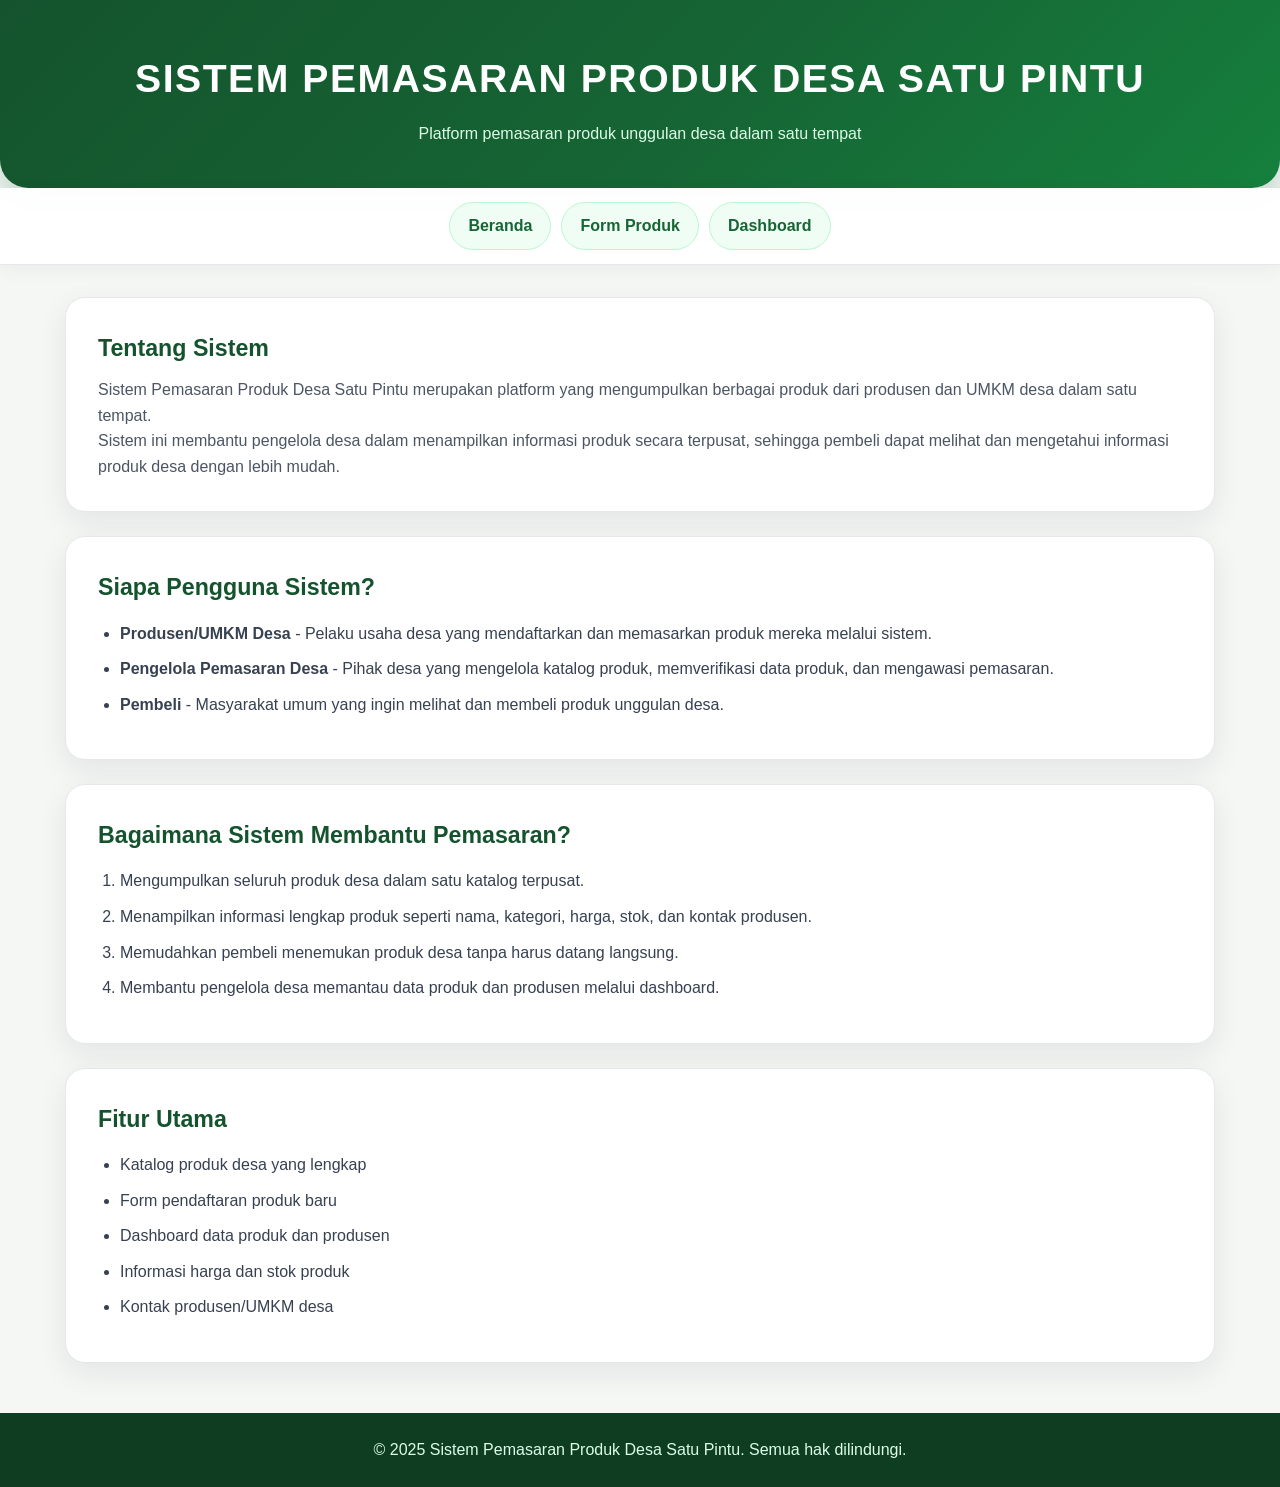
<file: index.html>
<!DOCTYPE html>
<html lang="id">

<head>
    <meta charset="UTF-8">
    <meta name="viewport" content="width=device-width, initial-scale=1.0">

    <title>Beranda - Sistem Pemasaran Produk Desa Satu Pintu</title>

    <!-- External CSS -->
    <link rel="stylesheet" href="style_updated.css">
</head>

<body>

    <!-- HEADER -->
    <header>
        <h1>Sistem Pemasaran Produk Desa Satu Pintu</h1>
        <p>Platform pemasaran produk unggulan desa dalam satu tempat</p>
    </header>


    <!-- NAVIGASI -->
    <nav>
        <a href="index.html">Beranda</a>
        <a href="form_produk.html">Form Produk</a>
        <a href="dashboard.html">Dashboard</a>
    </nav>


    <!-- KONTEN -->
    <main>

        <!-- Tentang Sistem -->
        <section>
            <h2>Tentang Sistem</h2>

            <p>
                Sistem Pemasaran Produk Desa Satu Pintu merupakan platform
                yang mengumpulkan berbagai produk dari produsen dan UMKM desa
                dalam satu tempat.
            </p>

            <p>
                Sistem ini membantu pengelola desa dalam menampilkan informasi
                produk secara terpusat, sehingga pembeli dapat melihat dan
                mengetahui informasi produk desa dengan lebih mudah.
            </p>
        </section>


        <!-- Pengguna Sistem -->
        <section>
            <h2>Siapa Pengguna Sistem?</h2>

            <ul>
                <li>
                    <strong>Produsen/UMKM Desa</strong> -
                    Pelaku usaha desa yang mendaftarkan dan memasarkan
                    produk mereka melalui sistem.
                </li>

                <li>
                    <strong>Pengelola Pemasaran Desa</strong> -
                    Pihak desa yang mengelola katalog produk,
                    memverifikasi data produk, dan mengawasi pemasaran.
                </li>

                <li>
                    <strong>Pembeli</strong> -
                    Masyarakat umum yang ingin melihat dan membeli
                    produk unggulan desa.
                </li>
            </ul>
        </section>


        <!-- Cara Sistem Membantu -->
        <section>
            <h2>Bagaimana Sistem Membantu Pemasaran?</h2>

            <ol>
                <li>
                    Mengumpulkan seluruh produk desa dalam satu katalog
                    terpusat.
                </li>

                <li>
                    Menampilkan informasi lengkap produk seperti nama,
                    kategori, harga, stok, dan kontak produsen.
                </li>

                <li>
                    Memudahkan pembeli menemukan produk desa tanpa harus
                    datang langsung.
                </li>

                <li>
                    Membantu pengelola desa memantau data produk dan
                    produsen melalui dashboard.
                </li>
            </ol>
        </section>


        <!-- Fitur -->
        <section>
            <h2>Fitur Utama</h2>

            <ul>
                <li>Katalog produk desa yang lengkap</li>
                <li>Form pendaftaran produk baru</li>
                <li>Dashboard data produk dan produsen</li>
                <li>Informasi harga dan stok produk</li>
                <li>Kontak produsen/UMKM desa</li>
            </ul>
        </section>

    </main>


    <!-- FOOTER -->
    <footer>
        <p>
            &copy; 2025 Sistem Pemasaran Produk Desa Satu Pintu.
            Semua hak dilindungi.
        </p>
    </footer>

</body>

</html>
</file>
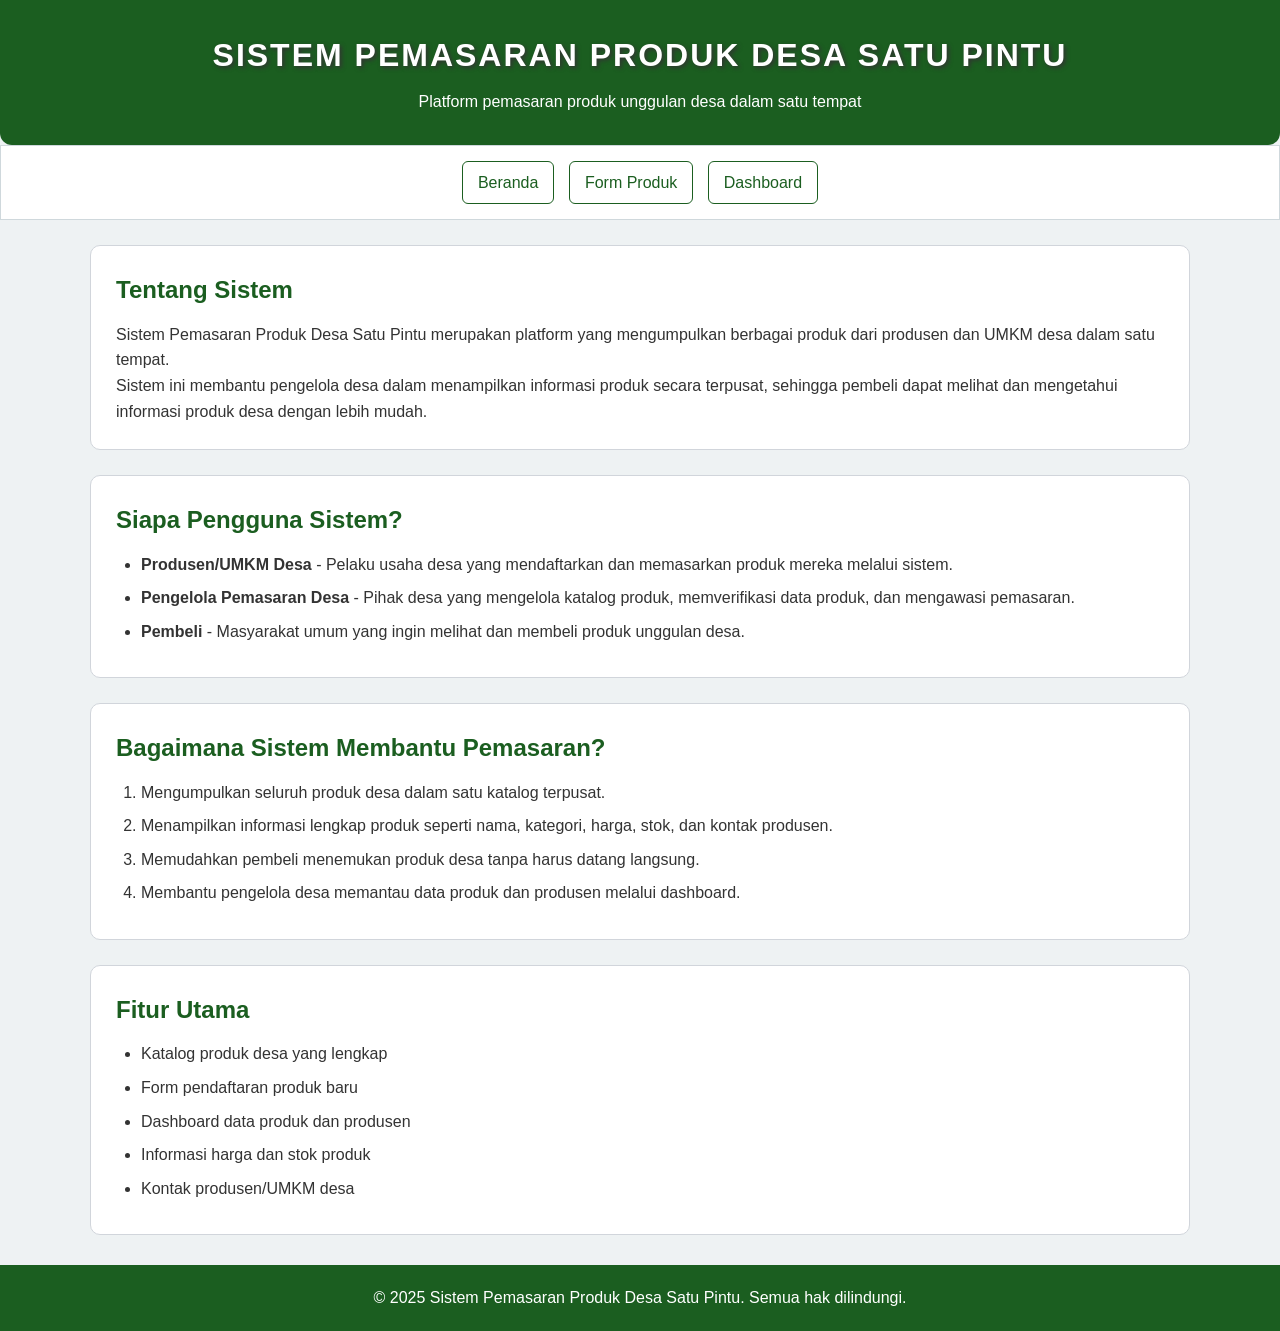
<file: Tugas/index.html>
<!DOCTYPE html>
<html lang="id">

<head>
    <meta charset="UTF-8">
    <meta name="viewport" content="width=device-width, initial-scale=1.0">

    <title>Beranda - Sistem Pemasaran Produk Desa Satu Pintu</title>

    <!-- External CSS -->
    <link rel="stylesheet" href="style.css">
</head>

<body>

    <!-- HEADER -->
    <header>
        <h1>Sistem Pemasaran Produk Desa Satu Pintu</h1>
        <p>Platform pemasaran produk unggulan desa dalam satu tempat</p>
    </header>


    <!-- NAVIGASI -->
    <nav>
        <a href="index.html">Beranda</a>
        <a href="form_produk.html">Form Produk</a>
        <a href="dashboard.html">Dashboard</a>
    </nav>


    <!-- KONTEN -->
    <main>

        <!-- Tentang Sistem -->
        <section>
            <h2>Tentang Sistem</h2>

            <p>
                Sistem Pemasaran Produk Desa Satu Pintu merupakan platform
                yang mengumpulkan berbagai produk dari produsen dan UMKM desa
                dalam satu tempat.
            </p>

            <p>
                Sistem ini membantu pengelola desa dalam menampilkan informasi
                produk secara terpusat, sehingga pembeli dapat melihat dan
                mengetahui informasi produk desa dengan lebih mudah.
            </p>
        </section>


        <!-- Pengguna Sistem -->
        <section>
            <h2>Siapa Pengguna Sistem?</h2>

            <ul>
                <li>
                    <strong>Produsen/UMKM Desa</strong> -
                    Pelaku usaha desa yang mendaftarkan dan memasarkan
                    produk mereka melalui sistem.
                </li>

                <li>
                    <strong>Pengelola Pemasaran Desa</strong> -
                    Pihak desa yang mengelola katalog produk,
                    memverifikasi data produk, dan mengawasi pemasaran.
                </li>

                <li>
                    <strong>Pembeli</strong> -
                    Masyarakat umum yang ingin melihat dan membeli
                    produk unggulan desa.
                </li>
            </ul>
        </section>


        <!-- Cara Sistem Membantu -->
        <section>
            <h2>Bagaimana Sistem Membantu Pemasaran?</h2>

            <ol>
                <li>
                    Mengumpulkan seluruh produk desa dalam satu katalog
                    terpusat.
                </li>

                <li>
                    Menampilkan informasi lengkap produk seperti nama,
                    kategori, harga, stok, dan kontak produsen.
                </li>

                <li>
                    Memudahkan pembeli menemukan produk desa tanpa harus
                    datang langsung.
                </li>

                <li>
                    Membantu pengelola desa memantau data produk dan
                    produsen melalui dashboard.
                </li>
            </ol>
        </section>


        <!-- Fitur -->
        <section>
            <h2>Fitur Utama</h2>

            <ul>
                <li>Katalog produk desa yang lengkap</li>
                <li>Form pendaftaran produk baru</li>
                <li>Dashboard data produk dan produsen</li>
                <li>Informasi harga dan stok produk</li>
                <li>Kontak produsen/UMKM desa</li>
            </ul>
        </section>

    </main>


    <!-- FOOTER -->
    <footer>
        <p>
            &copy; 2025 Sistem Pemasaran Produk Desa Satu Pintu.
            Semua hak dilindungi.
        </p>
    </footer>

</body>

</html>
</file>
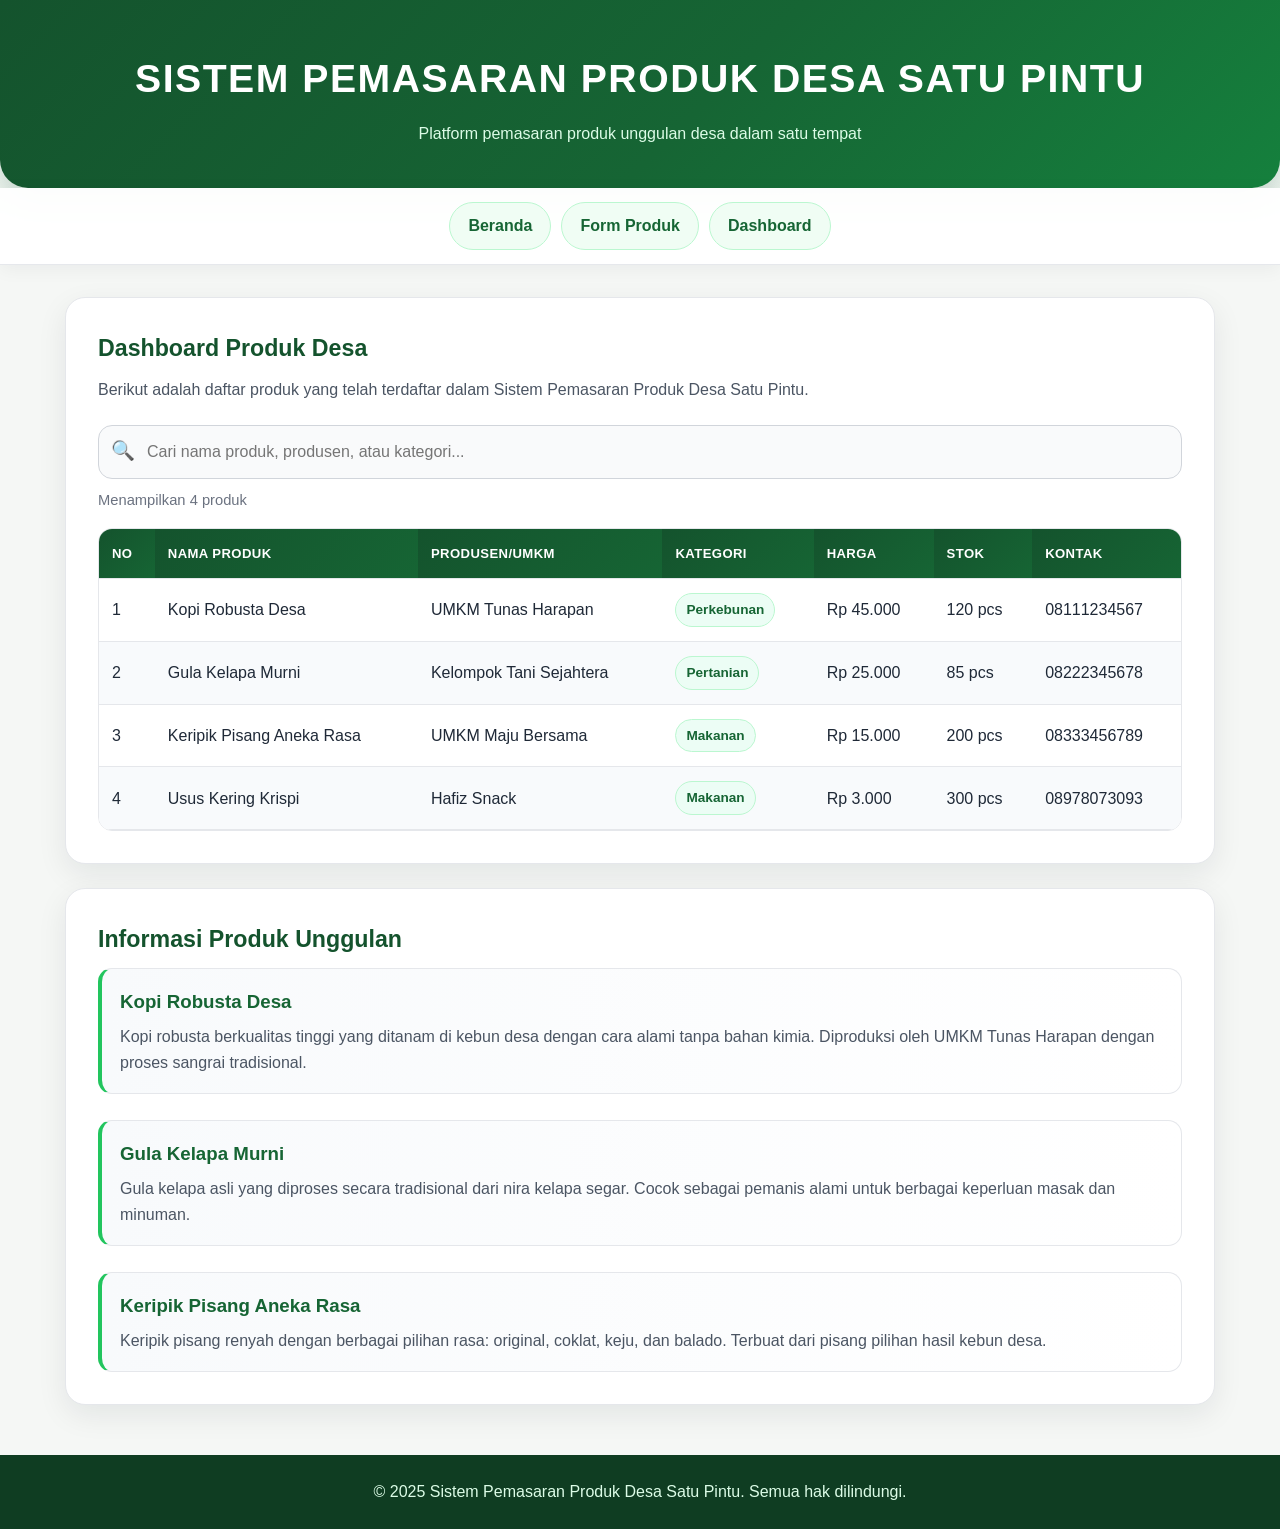
<file: dashboard.html>
<!DOCTYPE html>
<html lang="id">

<head>
    <meta charset="UTF-8">
    <meta name="viewport" content="width=device-width, initial-scale=1.0">

    <title>Dashboard - Sistem Pemasaran Produk Desa Satu Pintu</title>

    <!-- External CSS -->
    <link rel="stylesheet" href="style_updated.css">
</head>

<body>

    <!-- HEADER -->
    <header>
        <h1>Sistem Pemasaran Produk Desa Satu Pintu</h1>
        <p>Platform pemasaran produk unggulan desa dalam satu tempat</p>
    </header>


    <!-- NAVIGASI -->
    <nav>
        <a href="index.html">Beranda</a>
        <a href="form_produk.html">Form Produk</a>
        <a href="dashboard.html">Dashboard</a>
    </nav>


    <!-- KONTEN -->
    <main>

        <!-- DASHBOARD PRODUK -->
        <section>

            <h2>Dashboard Produk Desa</h2>

            <p>
                Berikut adalah daftar produk yang telah terdaftar
                dalam Sistem Pemasaran Produk Desa Satu Pintu.
            </p>

            <!-- PENCARIAN -->
            <div class="search-box">
                <span class="search-icon">🔍</span>
                <input
                    type="search"
                    id="searchProduk"
                    placeholder="Cari nama produk, produsen, atau kategori..."
                    autocomplete="off"
                    aria-label="Cari produk"
                >
            </div>

            <p class="search-info" id="searchInfo">Menampilkan 4 produk</p>

            <!-- TABEL -->
            <div class="table-wrapper">
            <table class="data-table" id="tabelProduk">

                <thead>
                    <tr>
                        <th>No</th>
                        <th>Nama Produk</th>
                        <th>Produsen/UMKM</th>
                        <th>Kategori</th>
                        <th>Harga</th>
                        <th>Stok</th>
                        <th>Kontak</th>
                    </tr>
                </thead>


                <tbody>

                    <tr>
                        <td>1</td>

                        <td>
                            Kopi Robusta Desa
                        </td>

                        <td>
                            UMKM Tunas Harapan
                        </td>

                        <td>
                            <span class="nilai-badge">
                                Perkebunan
                            </span>
                        </td>

                        <td>
                            Rp 45.000
                        </td>

                        <td>
                            120 pcs
                        </td>

                        <td>
                            08111234567
                        </td>
                    </tr>


                    <tr>
                        <td>2</td>

                        <td>
                            Gula Kelapa Murni
                        </td>

                        <td>
                            Kelompok Tani Sejahtera
                        </td>

                        <td>
                            <span class="nilai-badge">
                                Pertanian
                            </span>
                        </td>

                        <td>
                            Rp 25.000
                        </td>

                        <td>
                            85 pcs
                        </td>

                        <td>
                            08222345678
                        </td>
                    </tr>


                    <tr>
                        <td>3</td>

                        <td>
                            Keripik Pisang Aneka Rasa
                        </td>

                        <td>
                            UMKM Maju Bersama
                        </td>

                        <td>
                            <span class="nilai-badge">
                                Makanan
                            </span>
                        </td>

                        <td>
                            Rp 15.000
                        </td>

                        <td>
                            200 pcs
                        </td>

                        <td>
                            08333456789
                        </td>
                    </tr>


                    <tr>
                        <td>4</td>

                        <td>
                            Usus Kering Krispi
                        </td>

                        <td>
                            Hafiz Snack
                        </td>

                        <td>
                            <span class="nilai-badge">
                                Makanan
                            </span>
                        </td>

                        <td>
                            Rp 3.000
                        </td>

                        <td>
                            300 pcs
                        </td>

                        <td>
                            08978073093
                        </td>
                    </tr>

                    <tr id="noResult" class="empty-row" style="display: none;">
                        <td colspan="7">Produk yang dicari tidak ditemukan.</td>
                    </tr>

                </tbody>

            </table>
            </div>

        </section>


        <!-- PRODUK UNGGULAN -->
        <section>

            <h2>Informasi Produk Unggulan</h2>


            <article>

                <h3>Kopi Robusta Desa</h3>

                <p>
                    Kopi robusta berkualitas tinggi yang ditanam
                    di kebun desa dengan cara alami tanpa bahan kimia.
                    Diproduksi oleh UMKM Tunas Harapan dengan proses
                    sangrai tradisional.
                </p>

            </article>

            <br>


            <article>

                <h3>Gula Kelapa Murni</h3>

                <p>
                    Gula kelapa asli yang diproses secara tradisional
                    dari nira kelapa segar. Cocok sebagai pemanis alami
                    untuk berbagai keperluan masak dan minuman.
                </p>

            </article>

            <br>


            <article>

                <h3>Keripik Pisang Aneka Rasa</h3>

                <p>
                    Keripik pisang renyah dengan berbagai pilihan rasa:
                    original, coklat, keju, dan balado. Terbuat dari
                    pisang pilihan hasil kebun desa.
                </p>

            </article>

        </section>

    </main>


    <!-- FOOTER -->
    <footer>

        <p>
            &copy; 2025 Sistem Pemasaran Produk Desa Satu Pintu.
            Semua hak dilindungi.
        </p>

    </footer>

    <script>
        const searchInput = document.getElementById('searchProduk');
        const tableBody = document.querySelector('#tabelProduk tbody');
        const rows = Array.from(tableBody.querySelectorAll('tr:not(#noResult)'));
        const noResult = document.getElementById('noResult');
        const searchInfo = document.getElementById('searchInfo');

        function filterProduk() {
            const keyword = searchInput.value.trim().toLowerCase();
            let visibleCount = 0;

            rows.forEach(row => {
                const text = row.innerText.toLowerCase();
                const match = text.includes(keyword);

                row.style.display = match ? '' : 'none';
                if (match) visibleCount++;
            });

            noResult.style.display = visibleCount === 0 ? '' : 'none';
            searchInfo.textContent = keyword
                ? `Menampilkan ${visibleCount} dari ${rows.length} produk`
                : `Menampilkan ${rows.length} produk`;
        }

        searchInput.addEventListener('input', filterProduk);
    </script>

</body>

</html>
</file>
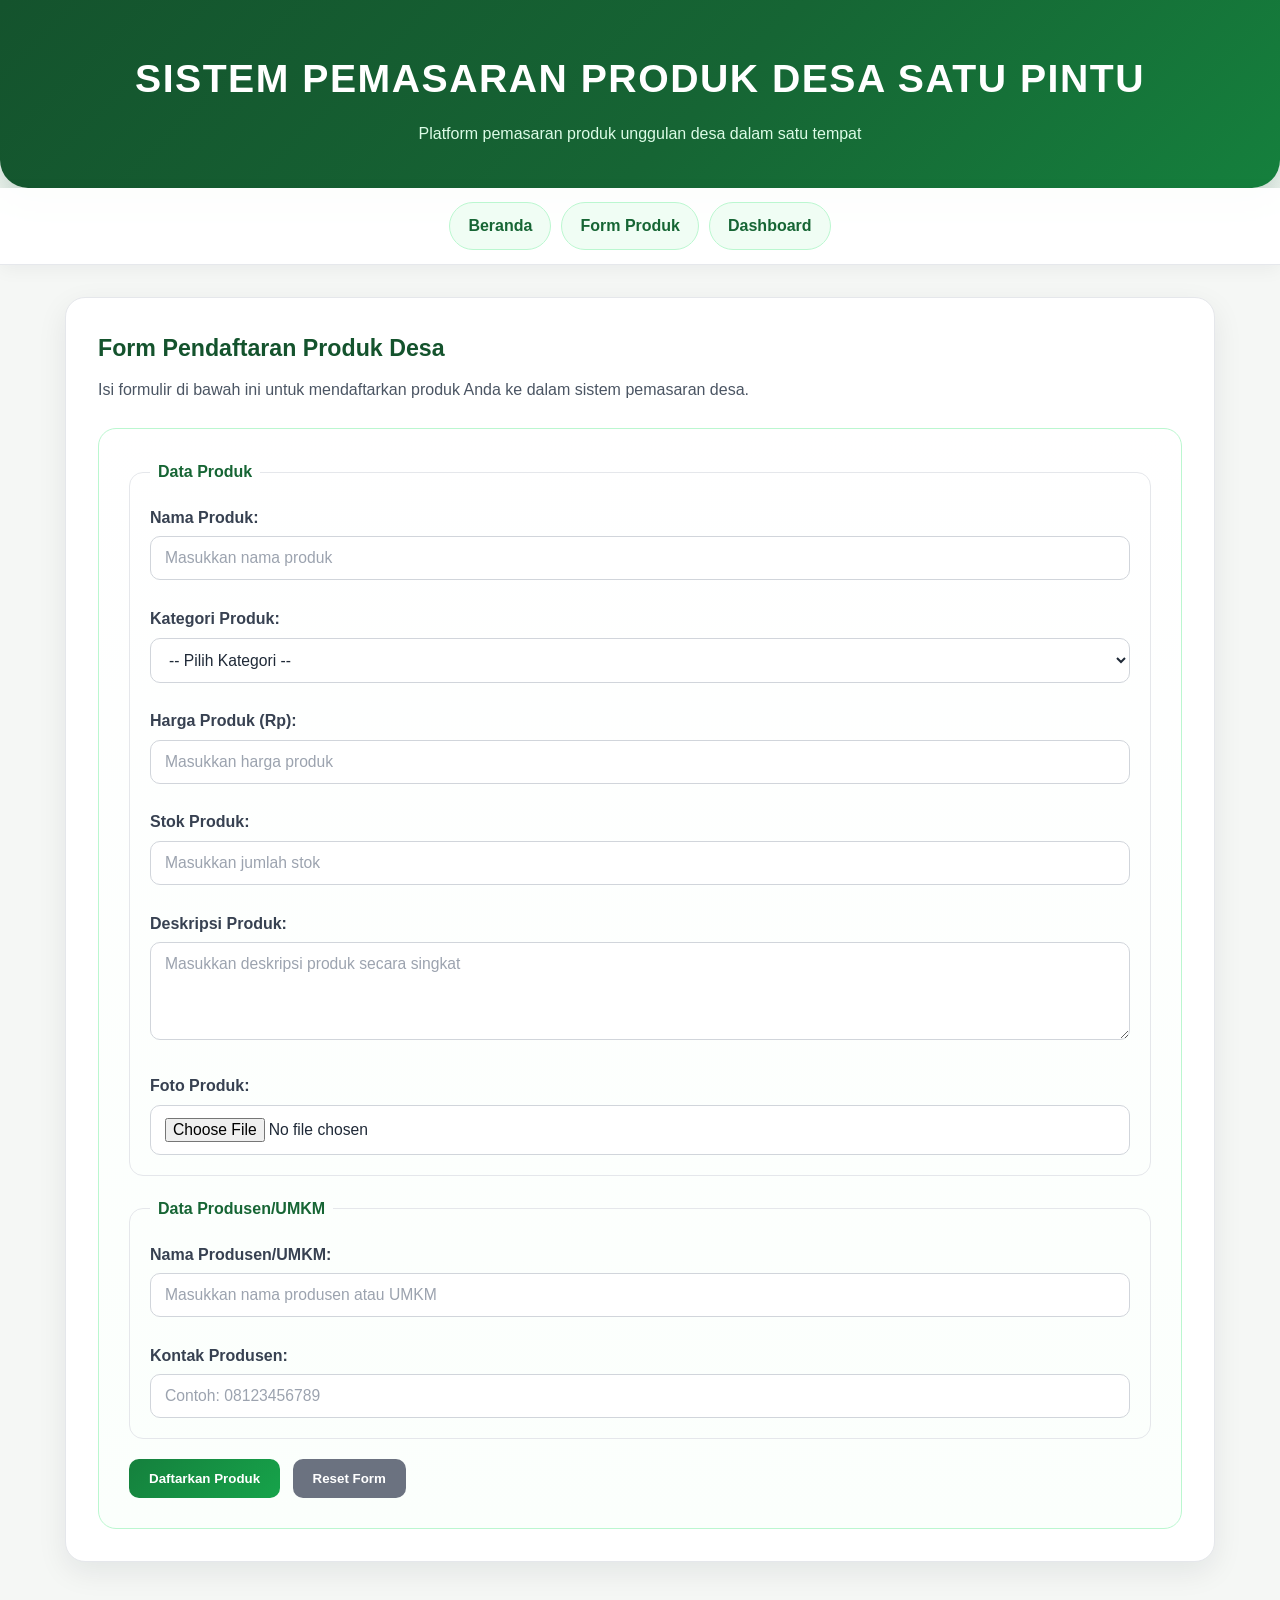
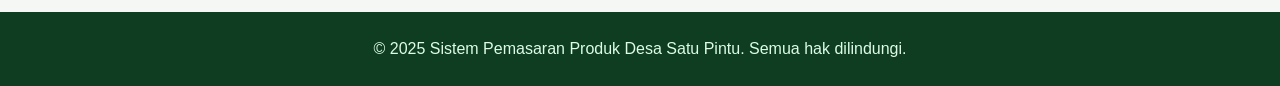
<file: form_produk.html>
<!DOCTYPE html>
<html lang="id">

<head>
    <meta charset="UTF-8">
    <meta name="viewport" content="width=device-width, initial-scale=1.0">

    <title>Form Produk - Sistem Pemasaran Produk Desa Satu Pintu</title>

    <!-- External CSS -->
    <link rel="stylesheet" href="style_updated.css">
</head>

<body>

    <!-- HEADER -->
    <header>
        <h1>Sistem Pemasaran Produk Desa Satu Pintu</h1>
        <p>Platform pemasaran produk unggulan desa dalam satu tempat</p>
    </header>


    <!-- NAVIGASI -->
    <nav>
        <a href="index.html">Beranda</a>
        <a href="form_produk.html">Form Produk</a>
        <a href="dashboard.html">Dashboard</a>
    </nav>


    <!-- KONTEN -->
    <main>

        <section>

            <h2>Form Pendaftaran Produk Desa</h2>

            <p>
                Isi formulir di bawah ini untuk mendaftarkan produk Anda
                ke dalam sistem pemasaran desa.
            </p>

            <br>


            <!-- FORM -->
            <form
                action=""
                method="post"
                enctype="multipart/form-data"
                class="form-container"
            >

                <!-- DATA PRODUK -->
                <fieldset>

                    <legend>Data Produk</legend>


                    <!-- Nama Produk -->
                    <label for="nama_produk">
                        Nama Produk:
                    </label>

                    <input
                        type="text"
                        id="nama_produk"
                        name="nama_produk"
                        class="input-control"
                        placeholder="Masukkan nama produk"
                        required
                    >

                    <br><br>


                    <!-- Kategori -->
                    <label for="kategori">
                        Kategori Produk:
                    </label>

                    <select
                        id="kategori"
                        name="kategori"
                        class="input-control"
                    >
                        <option value="">
                            -- Pilih Kategori --
                        </option>

                        <option value="makanan">
                            Makanan
                        </option>

                        <option value="minuman">
                            Minuman
                        </option>

                        <option value="pertanian">
                            Pertanian
                        </option>

                        <option value="perkebunan">
                            Perkebunan
                        </option>

                        <option value="kerajinan">
                            Kerajinan
                        </option>
                    </select>

                    <br><br>


                    <!-- Harga -->
                    <label for="harga">
                        Harga Produk (Rp):
                    </label>

                    <input
                        type="number"
                        id="harga"
                        name="harga"
                        class="input-control"
                        placeholder="Masukkan harga produk"
                        min="0"
                        required
                    >

                    <br><br>


                    <!-- Stok -->
                    <label for="stok">
                        Stok Produk:
                    </label>

                    <input
                        type="number"
                        id="stok"
                        name="stok"
                        class="input-control"
                        placeholder="Masukkan jumlah stok"
                        min="0"
                        required
                    >

                    <br><br>


                    <!-- Deskripsi -->
                    <label for="deskripsi">
                        Deskripsi Produk:
                    </label>

                    <textarea
                        id="deskripsi"
                        name="deskripsi"
                        class="input-control"
                        placeholder="Masukkan deskripsi produk secara singkat"
                        rows="4"
                    ></textarea>

                    <br><br>


                    <!-- Foto -->
                    <label for="foto_produk">
                        Foto Produk:
                    </label>

                    <input
                        type="file"
                        id="foto_produk"
                        name="foto_produk"
                        class="input-control"
                        accept="image/*"
                    >

                </fieldset>


                <!-- DATA PRODUSEN -->
                <fieldset>

                    <legend>Data Produsen/UMKM</legend>


                    <!-- Nama Produsen -->
                    <label for="nama_produsen">
                        Nama Produsen/UMKM:
                    </label>

                    <input
                        type="text"
                        id="nama_produsen"
                        name="nama_produsen"
                        class="input-control"
                        placeholder="Masukkan nama produsen atau UMKM"
                        required
                    >

                    <br><br>


                    <!-- Kontak -->
                    <label for="kontak">
                        Kontak Produsen:
                    </label>

                    <input
                        type="tel"
                        id="kontak"
                        name="kontak"
                        class="input-control"
                        placeholder="Contoh: 08123456789"
                        required
                    >

                </fieldset>


                <!-- TOMBOL -->
                <button
                    type="submit"
                    id="btn-submit"
                    style="background-color: #16a34a;"
                >
                    Daftarkan Produk
                </button>

                <button type="reset">
                    Reset Form
                </button>

            </form>

        </section>

    </main>


    <!-- FOOTER -->
    <footer>
        <p>
            &copy; 2025 Sistem Pemasaran Produk Desa Satu Pintu.
            Semua hak dilindungi.
        </p>
    </footer>

</body>

</html>
</file>
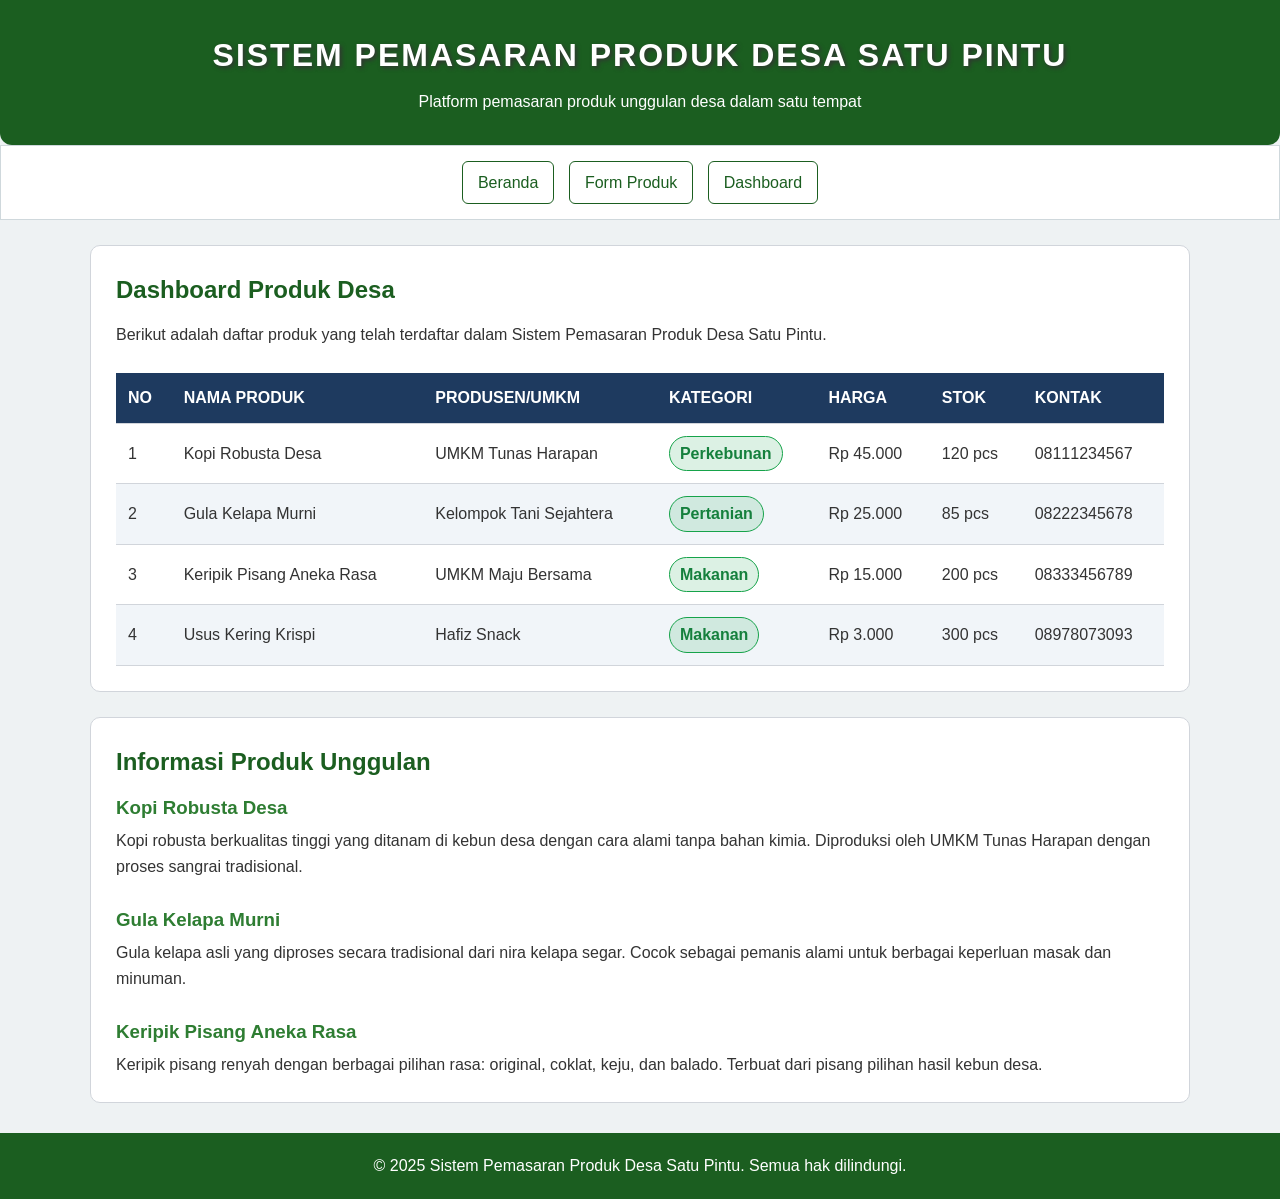
<file: Tugas/dashboard.html>
<!DOCTYPE html>
<html lang="id">

<head>
    <meta charset="UTF-8">
    <meta name="viewport" content="width=device-width, initial-scale=1.0">

    <title>Dashboard - Sistem Pemasaran Produk Desa Satu Pintu</title>

    <!-- External CSS -->
    <link rel="stylesheet" href="style.css">
</head>

<body>

    <!-- HEADER -->
    <header>
        <h1>Sistem Pemasaran Produk Desa Satu Pintu</h1>
        <p>Platform pemasaran produk unggulan desa dalam satu tempat</p>
    </header>


    <!-- NAVIGASI -->
    <nav>
        <a href="index.html">Beranda</a>
        <a href="form_produk.html">Form Produk</a>
        <a href="dashboard.html">Dashboard</a>
    </nav>


    <!-- KONTEN -->
    <main>

        <!-- DASHBOARD PRODUK -->
        <section>

            <h2>Dashboard Produk Desa</h2>

            <p>
                Berikut adalah daftar produk yang telah terdaftar
                dalam Sistem Pemasaran Produk Desa Satu Pintu.
            </p>

            <br>


            <!-- TABEL -->
            <table class="data-table">

                <thead>
                    <tr>
                        <th>No</th>
                        <th>Nama Produk</th>
                        <th>Produsen/UMKM</th>
                        <th>Kategori</th>
                        <th>Harga</th>
                        <th>Stok</th>
                        <th>Kontak</th>
                    </tr>
                </thead>


                <tbody>

                    <tr>
                        <td>1</td>

                        <td>
                            Kopi Robusta Desa
                        </td>

                        <td>
                            UMKM Tunas Harapan
                        </td>

                        <td>
                            <span class="nilai-badge">
                                Perkebunan
                            </span>
                        </td>

                        <td>
                            Rp 45.000
                        </td>

                        <td>
                            120 pcs
                        </td>

                        <td>
                            08111234567
                        </td>
                    </tr>


                    <tr>
                        <td>2</td>

                        <td>
                            Gula Kelapa Murni
                        </td>

                        <td>
                            Kelompok Tani Sejahtera
                        </td>

                        <td>
                            <span class="nilai-badge">
                                Pertanian
                            </span>
                        </td>

                        <td>
                            Rp 25.000
                        </td>

                        <td>
                            85 pcs
                        </td>

                        <td>
                            08222345678
                        </td>
                    </tr>


                    <tr>
                        <td>3</td>

                        <td>
                            Keripik Pisang Aneka Rasa
                        </td>

                        <td>
                            UMKM Maju Bersama
                        </td>

                        <td>
                            <span class="nilai-badge">
                                Makanan
                            </span>
                        </td>

                        <td>
                            Rp 15.000
                        </td>

                        <td>
                            200 pcs
                        </td>

                        <td>
                            08333456789
                        </td>
                    </tr>


                    <tr>
                        <td>4</td>

                        <td>
                            Usus Kering Krispi
                        </td>

                        <td>
                            Hafiz Snack
                        </td>

                        <td>
                            <span class="nilai-badge">
                                Makanan
                            </span>
                        </td>

                        <td>
                            Rp 3.000
                        </td>

                        <td>
                            300 pcs
                        </td>

                        <td>
                            08978073093
                        </td>
                    </tr>

                </tbody>

            </table>

        </section>


        <!-- PRODUK UNGGULAN -->
        <section>

            <h2>Informasi Produk Unggulan</h2>


            <article>

                <h3>Kopi Robusta Desa</h3>

                <p>
                    Kopi robusta berkualitas tinggi yang ditanam
                    di kebun desa dengan cara alami tanpa bahan kimia.
                    Diproduksi oleh UMKM Tunas Harapan dengan proses
                    sangrai tradisional.
                </p>

            </article>

            <br>


            <article>

                <h3>Gula Kelapa Murni</h3>

                <p>
                    Gula kelapa asli yang diproses secara tradisional
                    dari nira kelapa segar. Cocok sebagai pemanis alami
                    untuk berbagai keperluan masak dan minuman.
                </p>

            </article>

            <br>


            <article>

                <h3>Keripik Pisang Aneka Rasa</h3>

                <p>
                    Keripik pisang renyah dengan berbagai pilihan rasa:
                    original, coklat, keju, dan balado. Terbuat dari
                    pisang pilihan hasil kebun desa.
                </p>

            </article>

        </section>

    </main>


    <!-- FOOTER -->
    <footer>

        <p>
            &copy; 2025 Sistem Pemasaran Produk Desa Satu Pintu.
            Semua hak dilindungi.
        </p>

    </footer>

</body>

</html>
</file>
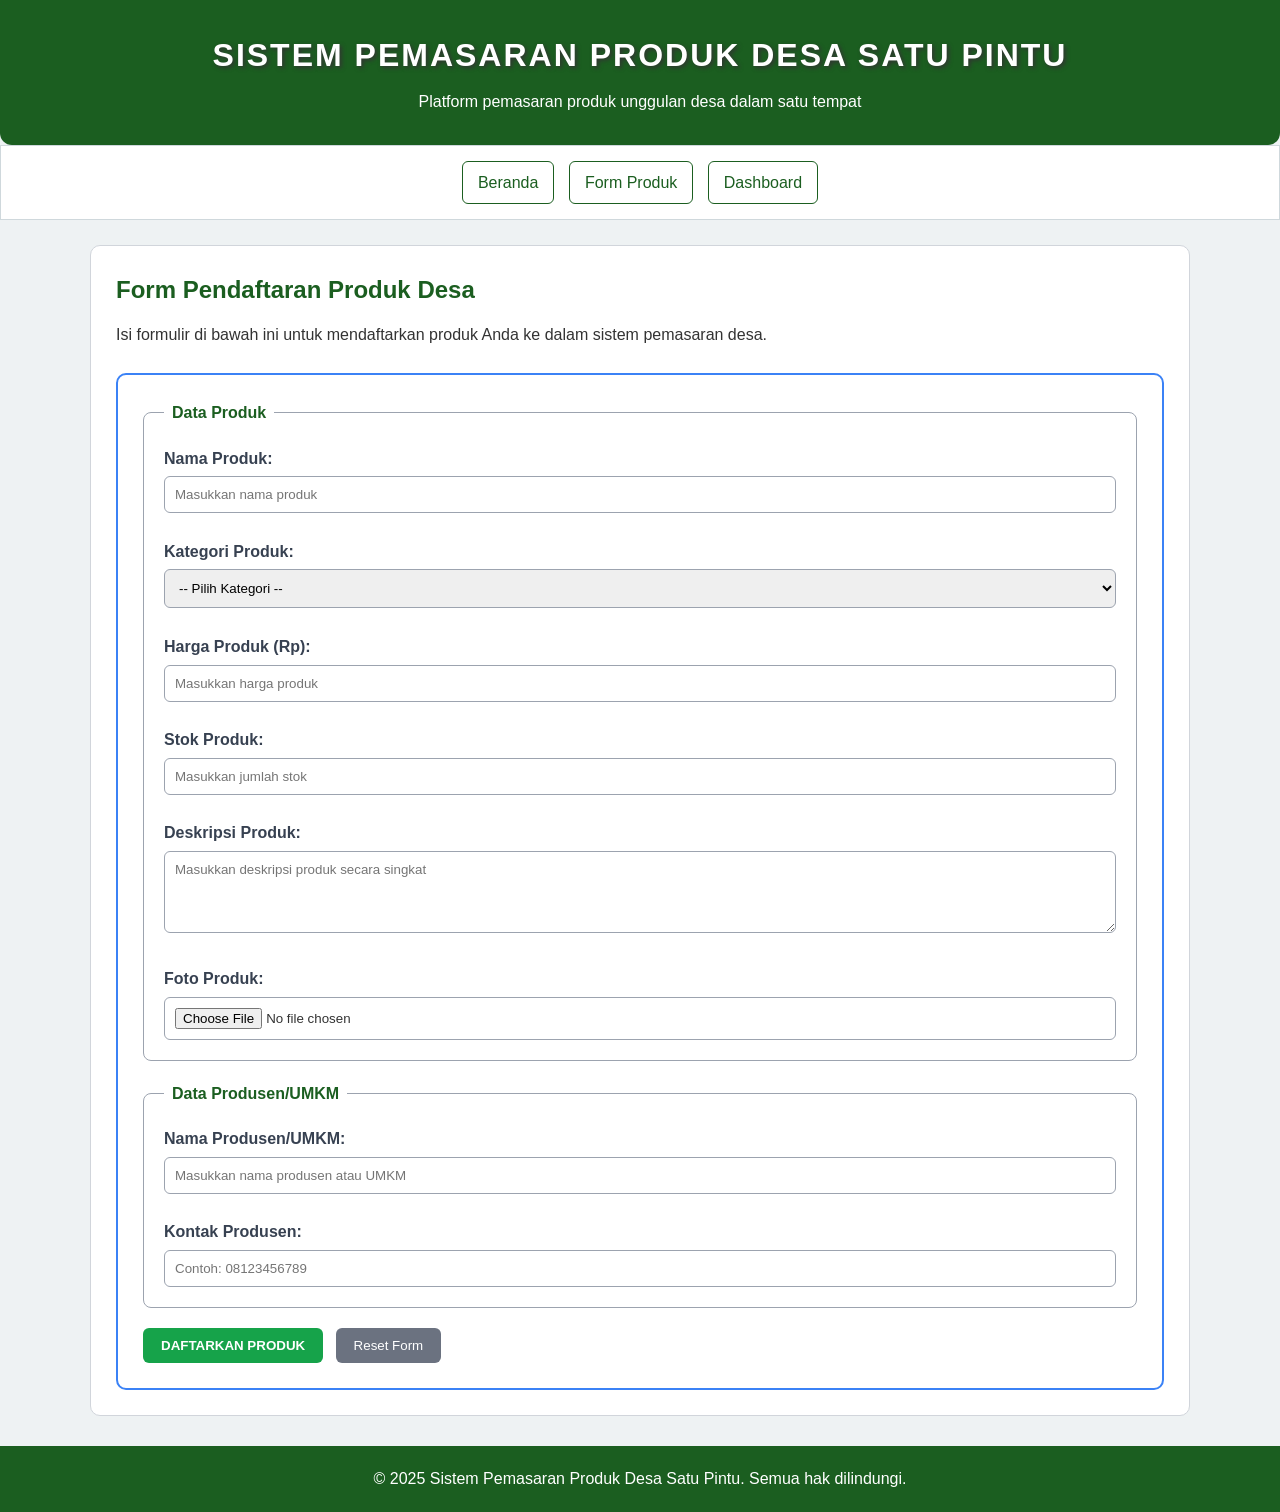
<file: Tugas/form_produk.html>
<!DOCTYPE html>
<html lang="id">

<head>
    <meta charset="UTF-8">
    <meta name="viewport" content="width=device-width, initial-scale=1.0">

    <title>Form Produk - Sistem Pemasaran Produk Desa Satu Pintu</title>

    <!-- External CSS -->
    <link rel="stylesheet" href="style.css">
</head>

<body>

    <!-- HEADER -->
    <header>
        <h1>Sistem Pemasaran Produk Desa Satu Pintu</h1>
        <p>Platform pemasaran produk unggulan desa dalam satu tempat</p>
    </header>


    <!-- NAVIGASI -->
    <nav>
        <a href="index.html">Beranda</a>
        <a href="form_produk.html">Form Produk</a>
        <a href="dashboard.html">Dashboard</a>
    </nav>


    <!-- KONTEN -->
    <main>

        <section>

            <h2>Form Pendaftaran Produk Desa</h2>

            <p>
                Isi formulir di bawah ini untuk mendaftarkan produk Anda
                ke dalam sistem pemasaran desa.
            </p>

            <br>


            <!-- FORM -->
            <form
                action=""
                method="post"
                enctype="multipart/form-data"
                class="form-container"
            >

                <!-- DATA PRODUK -->
                <fieldset>

                    <legend>Data Produk</legend>


                    <!-- Nama Produk -->
                    <label for="nama_produk">
                        Nama Produk:
                    </label>

                    <input
                        type="text"
                        id="nama_produk"
                        name="nama_produk"
                        class="input-control"
                        placeholder="Masukkan nama produk"
                        required
                    >

                    <br><br>


                    <!-- Kategori -->
                    <label for="kategori">
                        Kategori Produk:
                    </label>

                    <select
                        id="kategori"
                        name="kategori"
                        class="input-control"
                    >
                        <option value="">
                            -- Pilih Kategori --
                        </option>

                        <option value="makanan">
                            Makanan
                        </option>

                        <option value="minuman">
                            Minuman
                        </option>

                        <option value="pertanian">
                            Pertanian
                        </option>

                        <option value="perkebunan">
                            Perkebunan
                        </option>

                        <option value="kerajinan">
                            Kerajinan
                        </option>
                    </select>

                    <br><br>


                    <!-- Harga -->
                    <label for="harga">
                        Harga Produk (Rp):
                    </label>

                    <input
                        type="number"
                        id="harga"
                        name="harga"
                        class="input-control"
                        placeholder="Masukkan harga produk"
                        min="0"
                        required
                    >

                    <br><br>


                    <!-- Stok -->
                    <label for="stok">
                        Stok Produk:
                    </label>

                    <input
                        type="number"
                        id="stok"
                        name="stok"
                        class="input-control"
                        placeholder="Masukkan jumlah stok"
                        min="0"
                        required
                    >

                    <br><br>


                    <!-- Deskripsi -->
                    <label for="deskripsi">
                        Deskripsi Produk:
                    </label>

                    <textarea
                        id="deskripsi"
                        name="deskripsi"
                        class="input-control"
                        placeholder="Masukkan deskripsi produk secara singkat"
                        rows="4"
                    ></textarea>

                    <br><br>


                    <!-- Foto -->
                    <label for="foto_produk">
                        Foto Produk:
                    </label>

                    <input
                        type="file"
                        id="foto_produk"
                        name="foto_produk"
                        class="input-control"
                        accept="image/*"
                    >

                </fieldset>


                <!-- DATA PRODUSEN -->
                <fieldset>

                    <legend>Data Produsen/UMKM</legend>


                    <!-- Nama Produsen -->
                    <label for="nama_produsen">
                        Nama Produsen/UMKM:
                    </label>

                    <input
                        type="text"
                        id="nama_produsen"
                        name="nama_produsen"
                        class="input-control"
                        placeholder="Masukkan nama produsen atau UMKM"
                        required
                    >

                    <br><br>


                    <!-- Kontak -->
                    <label for="kontak">
                        Kontak Produsen:
                    </label>

                    <input
                        type="tel"
                        id="kontak"
                        name="kontak"
                        class="input-control"
                        placeholder="Contoh: 08123456789"
                        required
                    >

                </fieldset>


                <!-- TOMBOL -->
                <button
                    type="submit"
                    id="btn-submit"
                    style="background-color: #16a34a;"
                >
                    Daftarkan Produk
                </button>

                <button type="reset">
                    Reset Form
                </button>

            </form>

        </section>

    </main>


    <!-- FOOTER -->
    <footer>
        <p>
            &copy; 2025 Sistem Pemasaran Produk Desa Satu Pintu.
            Semua hak dilindungi.
        </p>
    </footer>

</body>

</html>
</file>
<file: style_updated.css>
/* =========================
   CSS MODERN - SISTEM PEMASARAN PRODUK DESA
   ========================= */

* {
    box-sizing: border-box;
    margin: 0;
    padding: 0;
}

:root {
    --primary: #166534;
    --primary-dark: #14532d;
    --primary-light: #22c55e;
    --accent: #f59e0b;
    --bg: #f5f7f5;
    --surface: #ffffff;
    --text: #1f2937;
    --muted: #6b7280;
    --border: #e5e7eb;
    --shadow: 0 10px 30px rgba(15, 23, 42, 0.08);
}

html {
    scroll-behavior: smooth;
}

body {
    min-height: 100vh;
    background: linear-gradient(180deg, #f0fdf4 0%, var(--bg) 260px);
    color: var(--text);
    font-family: Arial, Helvetica, sans-serif;
    line-height: 1.6;
}

h1, h2, h3, p, a, label, input, select, textarea, button, th, td {
    font-family: Arial, Helvetica, sans-serif;
}

/* =========================
   HEADER
   ========================= */

header {
    background: linear-gradient(135deg, #14532d 0%, #166534 55%, #15803d 100%);
    color: white;
    text-align: center;
    padding: 48px 20px 42px;
    border-radius: 0 0 28px 28px;
    box-shadow: 0 12px 30px rgba(20, 83, 45, 0.22);
}

header h1 {
    font-size: clamp(1.6rem, 4vw, 2.45rem);
    text-transform: uppercase;
    letter-spacing: 1.5px;
    margin-bottom: 10px;
}

header p {
    max-width: 760px;
    margin: 0 auto;
    color: #dcfce7;
    font-size: 1rem;
}

/* =========================
   NAVIGASI
   ========================= */

nav {
    position: sticky;
    top: 0;
    z-index: 20;
    display: flex;
    justify-content: center;
    gap: 10px;
    flex-wrap: wrap;
    background: rgba(255, 255, 255, 0.94);
    backdrop-filter: blur(10px);
    padding: 14px 18px;
    border-bottom: 1px solid rgba(229, 231, 235, 0.95);
    box-shadow: 0 4px 18px rgba(15, 23, 42, 0.05);
}

nav a {
    color: var(--primary);
    text-decoration: none;
    font-weight: 700;
    padding: 10px 18px;
    border: 1px solid #bbf7d0;
    border-radius: 999px;
    background: #f0fdf4;
    transition: 0.25s ease;
}

nav a:hover,
nav a:focus {
    background: var(--primary);
    color: white;
    border-color: var(--primary);
    transform: translateY(-2px);
    box-shadow: 0 8px 18px rgba(22, 101, 52, 0.18);
}

/* =========================
   KONTEN UTAMA
   ========================= */

main {
    width: min(94%, 1150px);
    margin: 32px auto 50px;
}

section {
    background: var(--surface);
    padding: clamp(20px, 4vw, 32px);
    margin-bottom: 24px;
    border: 1px solid var(--border);
    border-radius: 20px;
    box-shadow: var(--shadow);
}

section h2 {
    color: var(--primary-dark);
    font-size: 1.45rem;
    margin-bottom: 10px;
}

section h3 {
    color: var(--primary);
    margin-bottom: 7px;
}

section p {
    color: #4b5563;
}

ul, ol {
    margin: 14px 0 0 22px;
}

li {
    margin-bottom: 10px;
    color: #374151;
}

/* =========================
   FORM PRODUK
   ========================= */

.form-container {
    background: linear-gradient(180deg, #ffffff, #fbfffc);
    border: 1px solid #bbf7d0;
    border-radius: 18px;
    padding: clamp(18px, 4vw, 30px);
}

fieldset {
    border: 1px solid var(--border);
    border-radius: 14px;
    padding: 20px;
    margin-bottom: 20px;
}

legend {
    font-weight: 800;
    color: var(--primary);
    padding: 0 8px;
}

label {
    display: block;
    font-weight: 700;
    color: #374151;
    margin-bottom: 6px;
}

.input-control {
    width: 100%;
    padding: 12px 14px;
    border: 1px solid #d1d5db;
    border-radius: 10px;
    background: white;
    color: var(--text);
    font-size: 0.98rem;
    transition: 0.2s ease;
}

.input-control::placeholder {
    color: #9ca3af;
}

textarea.input-control {
    resize: vertical;
}

.input-control:focus {
    outline: none;
    border-color: var(--primary-light);
    box-shadow: 0 0 0 4px rgba(34, 197, 94, 0.14);
}

#btn-submit,
button[type="reset"] {
    border: none;
    color: white;
    padding: 12px 20px;
    border-radius: 10px;
    cursor: pointer;
    font-weight: 800;
    transition: 0.2s ease;
}

#btn-submit {
    background: linear-gradient(135deg, #15803d, #16a34a);
}

#btn-submit:hover,
button[type="reset"]:hover {
    transform: translateY(-2px);
}

#btn-submit:hover {
    box-shadow: 0 8px 18px rgba(22, 163, 74, 0.25);
}

button[type="reset"] {
    background: #6b7280;
    margin-left: 8px;
}

button[type="reset"]:hover {
    background: #4b5563;
}

/* =========================
   PENCARIAN DASHBOARD
   ========================= */

.search-box {
    display: flex;
    align-items: center;
    gap: 12px;
    margin: 22px 0 10px;
    padding: 8px 12px;
    border: 1px solid #d1d5db;
    border-radius: 14px;
    background: #f9fafb;
    transition: 0.2s ease;
}

.search-box:focus-within {
    border-color: var(--primary-light);
    background: white;
    box-shadow: 0 0 0 4px rgba(34, 197, 94, 0.12);
}

.search-icon {
    font-size: 1.2rem;
}

.search-box input {
    width: 100%;
    border: none;
    outline: none;
    background: transparent;
    padding: 9px 0;
    font-size: 1rem;
    color: var(--text);
}

.search-info {
    color: var(--muted);
    font-size: 0.92rem;
    margin-bottom: 16px;
}

/* =========================
   DASHBOARD / TABEL
   ========================= */

.table-wrapper {
    overflow-x: auto;
    border: 1px solid var(--border);
    border-radius: 14px;
}

.data-table {
    width: 100%;
    min-width: 800px;
    border-collapse: collapse;
    background-color: white;
}

table.data-table th,
table.data-table td {
    border-bottom: 1px solid var(--border);
    padding: 14px 13px;
    text-align: left;
}

table.data-table th {
    background: linear-gradient(135deg, #14532d, #166534);
    color: white;
    text-transform: uppercase;
    font-size: 0.82rem;
    letter-spacing: 0.4px;
    white-space: nowrap;
}

.data-table tbody tr {
    transition: background 0.2s ease, transform 0.2s ease;
}

.data-table tbody tr:nth-child(even) {
    background-color: #f8fafc;
}

.data-table tbody tr:hover {
    background-color: #f0fdf4;
}

.data-table tbody tr:last-child td {
    border-bottom: none;
}

.empty-row td {
    text-align: center !important;
    padding: 30px !important;
    color: var(--muted);
}

/* =========================
   BADGE KATEGORI
   ========================= */

.nilai-badge {
    display: inline-block;
    background: #ecfdf5;
    color: #166534;
    border: 1px solid #bbf7d0;
    border-radius: 999px;
    padding: 5px 10px;
    font-size: 0.85rem;
    font-weight: 800;
}

/* =========================
   ARTIKEL PRODUK UNGGULAN
   ========================= */

article {
    padding: 18px;
    border: 1px solid var(--border);
    border-left: 4px solid var(--primary-light);
    border-radius: 14px;
    background: linear-gradient(90deg, #f8fafc, #ffffff);
}

/* =========================
   FOOTER
   ========================= */

footer {
    background: #0f3d22;
    color: #dcfce7;
    text-align: center;
    padding: 24px 18px;
    margin-top: 30px;
}

/* =========================
   RESPONSIVE
   ========================= */

@media (max-width: 700px) {
    header {
        padding: 34px 16px 30px;
        border-radius: 0 0 20px 20px;
    }

    nav {
        padding: 11px;
    }

    nav a {
        flex: 1 1 140px;
        text-align: center;
        padding: 9px 12px;
    }

    main {
        width: 94%;
        margin-top: 22px;
    }

    section {
        padding: 18px;
        border-radius: 16px;
    }

    .form-container {
        padding: 15px;
    }

    fieldset {
        padding: 15px;
    }
}
</file>
<file: Tugas/style.css>
/* =========================
   CSS DASAR
   ========================= */

* {
    box-sizing: border-box;
    margin: 0;
    padding: 0;
}

body {
    background-color: #eef2f3;
    color: #333333;
    font-family: Arial, Helvetica, sans-serif;
    line-height: 1.6;
}

h1,
h2,
h3,
p,
a {
    font-family: Arial, Helvetica, sans-serif;
}


/* =========================
   HEADER
   ========================= */

header {
    background-color: #1b5e20;
    color: white;
    text-align: center;
    padding: 30px 20px;
    border-radius: 0 0 12px 12px;
}

header h1 {
    text-transform: uppercase;
    letter-spacing: 2px;
    text-shadow: 2px 2px 4px #333333;
    margin-bottom: 8px;
}

header p {
    font-size: 16px;
}


/* =========================
   NAVIGASI
   ========================= */

nav {
    background-color: white;
    text-align: center;
    padding: 15px;
    border: 1px solid #cfd8dc;
    margin-bottom: 20px;
}

nav a {
    color: #1b5e20;
    text-decoration: none;
    border: 1px solid #1b5e20;
    border-radius: 6px;
    padding: 8px 15px;
    margin: 0 5px;
    display: inline-block;
}

nav a:hover {
    background-color: #1b5e20;
    color: white;
}


/* =========================
   KONTEN UTAMA
   ========================= */

main {
    width: 90%;
    max-width: 1100px;
    margin: 25px auto;
}

section {
    background-color: white;
    padding: 25px;
    margin-bottom: 25px;
    border: 1px solid #d1d5db;
    border-radius: 10px;
}

section h2 {
    color: #1b5e20;
    margin-bottom: 12px;
}

section h3 {
    color: #2e7d32;
    margin-bottom: 5px;
}

ul,
ol {
    margin-left: 25px;
}

li {
    margin-bottom: 8px;
}


/* =========================
   FORM PRODUK
   ========================= */

.form-container {
    background-color: white;
    border: 2px solid #3b82f6;
    border-radius: 10px;
    padding: 25px;
}

fieldset {
    border: 1px solid #9ca3af;
    border-radius: 8px;
    padding: 20px;
    margin-bottom: 20px;
}

legend {
    font-weight: bold;
    color: #1b5e20;
    padding: 0 8px;
}

label {
    font-weight: bold;
    color: #374151;
}

.input-control {
    width: 100%;
    padding: 10px;
    border: 1px solid #9ca3af;
    border-radius: 6px;
    margin-top: 5px;
    font-family: Arial, Helvetica, sans-serif;
}

textarea.input-control {
    resize: vertical;
}

.input-control:focus {
    outline: none;
    border: 2px solid #3b82f6;
}

#btn-submit {
    background-color: #16a34a;
    border: none;
    color: white;
    padding: 10px 18px;
    text-transform: uppercase;
    border-radius: 6px;
    cursor: pointer;
    font-weight: bold;
}

#btn-submit:hover {
    background-color: #15803d;
}

button[type="reset"] {
    background-color: #6b7280;
    border: none;
    color: white;
    padding: 10px 18px;
    border-radius: 6px;
    cursor: pointer;
    margin-left: 8px;
}

button[type="reset"]:hover {
    background-color: #4b5563;
}


/* =========================
   DASHBOARD / TABEL
   ========================= */

.data-table {
    width: 100%;
    border-collapse: collapse;
    background-color: white;
}

table.data-table th,
table.data-table td {
    border-bottom: 1px solid #d1d5db;
    padding: 12px;
    text-align: left;
}

table.data-table th {
    background-color: #1e3a5f;
    color: white;
    text-transform: uppercase;
}

.data-table tbody tr:nth-child(even) {
    background-color: #f1f5f9;
}

.data-table tbody tr:hover {
    background-color: #e2e8f0;
}


/* =========================
   BADGE NILAI / STATUS
   ========================= */

.nilai-badge {
    display: inline-block;
    background-color: rgba(22, 163, 74, 0.15);
    color: #15803d;
    border: 1px solid #16a34a;
    border-radius: 20px;
    padding: 4px 10px;
    font-weight: bold;
}


/* =========================
   FOOTER
   ========================= */

footer {
    background-color: #1b5e20;
    color: white;
    text-align: center;
    padding: 20px;
    margin-top: 30px;
}
</file>
